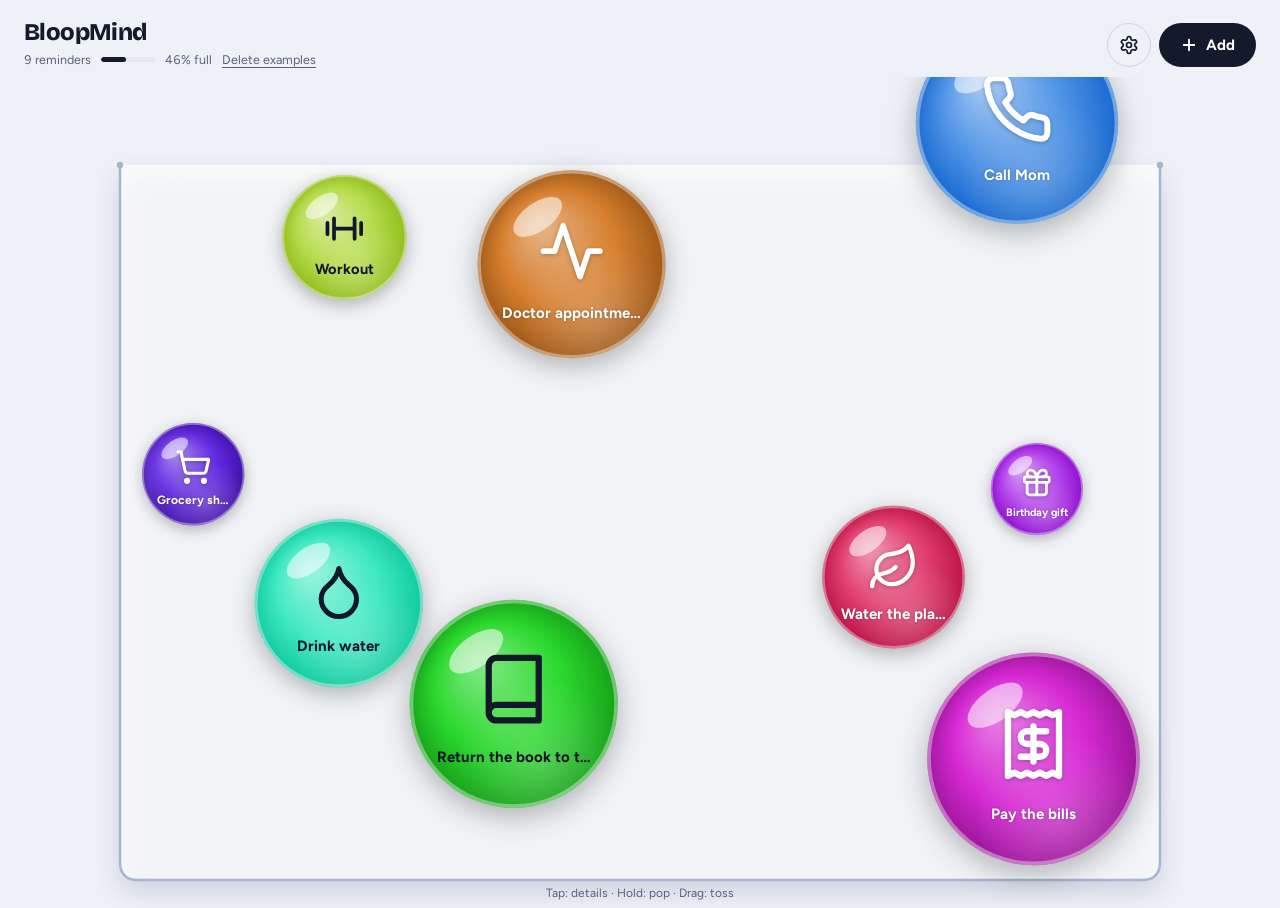
<file: index.html>
<!doctype html>
<html lang="en">
<head>
<meta charset="utf-8">
<meta name="viewport" content="width=device-width, initial-scale=1, viewport-fit=cover">
<title>BloopMind</title>
<meta name="description" content="BloopMind turns your reminders into physics-driven bubbles that grow as they age. Free and open source (GPL-3.0).">
<meta name="theme-color" content="#eef1f7" media="(prefers-color-scheme: light)">
<meta name="theme-color" content="#0d1120" media="(prefers-color-scheme: dark)">
<link rel="icon" type="image/svg+xml" href="assets/favicon.svg">
<link rel="preconnect" href="https://fonts.googleapis.com">
<link rel="preconnect" href="https://fonts.gstatic.com" crossorigin>
<link rel="stylesheet" href="https://fonts.googleapis.com/css2?family=Bricolage+Grotesque:opsz,wght@12..96,600;12..96,800&family=Figtree:wght@400;500;600;700&display=swap">
<link rel="stylesheet" href="css/style.css">
</head>
<body>

<div class="app">
  <header class="top">
    <div class="brand">
      <h1>BloopMind</h1>
      <div class="meta">
        <span id="count"></span>
        <span class="meter" id="meter" aria-hidden="true"><i></i></span>
        <span class="pct" id="pct"></span>
        <button class="linkbtn" id="clearEx" type="button" data-i18n="clearEx" hidden></button>
      </div>
    </div>
    <div class="actions">
      <button class="iconbtn" id="setBtn" type="button" data-i18n-aria="settings" data-i18n-title="settings">
        <svg viewBox="0 0 24 24" fill="none" stroke="currentColor" stroke-width="2" stroke-linecap="round" stroke-linejoin="round" aria-hidden="true"><path d="M12.22 2h-.44a2 2 0 0 0-2 2v.18a2 2 0 0 1-1 1.73l-.43.25a2 2 0 0 1-2 0l-.15-.08a2 2 0 0 0-2.73.73l-.22.38a2 2 0 0 0 .73 2.73l.15.1a2 2 0 0 1 1 1.72v.51a2 2 0 0 1-1 1.74l-.15.09a2 2 0 0 0-.73 2.73l.22.38a2 2 0 0 0 2.73.73l.15-.08a2 2 0 0 1 2 0l.43.25a2 2 0 0 1 1 1.73V20a2 2 0 0 0 2 2h.44a2 2 0 0 0 2-2v-.18a2 2 0 0 1 1-1.73l.43-.25a2 2 0 0 1 2 0l.15.08a2 2 0 0 0 2.73-.73l.22-.39a2 2 0 0 0-.73-2.73l-.15-.08a2 2 0 0 1-1-1.74v-.5a2 2 0 0 1 1-1.74l.15-.09a2 2 0 0 0 .73-2.73l-.22-.38a2 2 0 0 0-2.73-.73l-.15.08a2 2 0 0 1-2 0l-.43-.25a2 2 0 0 1-1-1.73V4a2 2 0 0 0-2-2z"/><circle cx="12" cy="12" r="3"/></svg>
      </button>
      <button class="btn primary" id="addBtn" type="button">
        <svg viewBox="0 0 24 24" fill="none" stroke="currentColor" stroke-width="2.4" stroke-linecap="round" aria-hidden="true"><path d="M12 5v14M5 12h14"/></svg>
        <span data-i18n="add"></span>
      </button>
    </div>
  </header>

  <nav class="boxbar" id="boxbar" role="tablist" data-i18n-aria="boxes" hidden></nav>

  <main class="stage" id="stage">
    <canvas id="cv" aria-hidden="true"></canvas>
    <div class="empty" id="empty" hidden><b data-i18n="empty.title"></b><span data-i18n="empty.text"></span></div>
    <div class="hint" data-i18n="hint"></div>
  </main>
</div>

<!-- Screen-reader list of reminders (the canvas itself is not accessible) -->
<ul class="sr" id="srList" data-i18n-aria="srlist"></ul>

<!-- Reminder sheet: create / edit -->
<div class="scrim" id="scrim" hidden>
  <form class="sheet" id="sheet" role="dialog" aria-modal="true" aria-labelledby="shTitle" novalidate>
    <div class="sh-head">
      <div class="sh-badge" id="shBadge"></div>
      <h2 id="shTitle"></h2>
      <button class="iconbtn" id="shClose" type="button" data-i18n-aria="close">
        <svg viewBox="0 0 24 24" fill="none" stroke="currentColor" stroke-width="2.2" stroke-linecap="round" aria-hidden="true"><path d="M6 6l12 12M18 6L6 18"/></svg>
      </button>
    </div>
    <div class="field">
      <label for="fTitle" data-i18n="f.title"></label>
      <input class="in" id="fTitle" maxlength="60" autocomplete="off" data-i18n-ph="f.title.ph">
      <div class="err" id="fErr" role="alert"></div>
    </div>
    <div class="field">
      <label for="fNote" data-i18n="f.note"></label>
      <textarea class="in" id="fNote" maxlength="400" data-i18n-ph="f.note.ph"></textarea>
    </div>
    <div class="field">
      <span class="lbl" id="icLbl" data-i18n="f.icon"></span>
      <div class="icons" id="icons" role="radiogroup" aria-labelledby="icLbl"></div>
    </div>
    <div class="field">
      <label for="fDate"><span data-i18n="f.date"></span> <span class="opt" data-i18n="f.optional"></span></label>
      <input class="in" id="fDate" type="date">
      <div class="info" id="dueInfo" hidden></div>
    </div>
    <div class="info" id="ageInfo" hidden></div>
    <div class="notice" id="fullNote" data-i18n="full.notice" hidden></div>
    <div class="foot">
      <button class="btn danger" id="shPop" type="button" data-i18n="pop" hidden></button>
      <div class="right">
        <button class="btn ghost" id="shCancel" type="button"></button>
        <button class="btn primary" id="shSave" type="submit"></button>
      </div>
    </div>
  </form>
</div>

<!-- Settings: sound, language, project details -->
<div class="scrim" id="setScrim" hidden>
  <div class="sheet settings" id="setSheet" role="dialog" aria-modal="true" aria-labelledby="setTitle">
    <div class="sh-head">
      <h2 id="setTitle" data-i18n="settings"></h2>
      <button class="iconbtn" id="setClose" type="button" data-i18n-aria="close">
        <svg viewBox="0 0 24 24" fill="none" stroke="currentColor" stroke-width="2.2" stroke-linecap="round" aria-hidden="true"><path d="M6 6l12 12M18 6L6 18"/></svg>
      </button>
    </div>

    <section class="set-sec">
      <h3 data-i18n="set.sound"></h3>
      <div class="row" id="sndRow">
        <div class="row-text">
          <span class="row-title" id="sndLbl" data-i18n="set.sound.label"></span>
          <span class="row-desc" id="sndDesc" data-i18n="set.sound.desc"></span>
        </div>
        <button class="switch" id="sndSwitch" type="button" role="switch" aria-checked="true" aria-labelledby="sndLbl" aria-describedby="sndDesc"><i></i></button>
      </div>
    </section>

    <section class="set-sec">
      <h3 data-i18n="set.lang"></h3>
      <div class="seg" id="langSeg" role="radiogroup" data-i18n-aria="set.lang.aria"></div>
    </section>

    <section class="set-sec about">
      <h3 data-i18n="set.about"></h3>
      <div class="about-head">
        <svg class="logo" viewBox="0 0 48 48" aria-hidden="true">
          <defs><radialGradient id="logoGrad" cx="35%" cy="30%" r="80%"><stop offset="0" stop-color="#a9bfff"/><stop offset=".55" stop-color="#3d6bff"/><stop offset="1" stop-color="#1f3fb8"/></radialGradient></defs>
          <circle cx="24" cy="24" r="22" fill="url(#logoGrad)"/>
          <ellipse cx="17" cy="14" rx="7" ry="3.6" transform="rotate(-35 17 14)" fill="#fff" opacity=".6"/>
        </svg>
        <div><b>BloopMind</b><span>v<span id="appVer"></span></span></div>
      </div>
      <p data-i18n="about.desc"></p>
      <dl class="facts">
        <div><dt data-i18n="about.author"></dt><dd>Hasan Berat Kaylan</dd></div>
        <div><dt data-i18n="about.license"></dt><dd><a href="https://www.gnu.org/licenses/gpl-3.0.html" target="_blank" rel="noopener noreferrer">GPL-3.0</a></dd></div>
        <div><dt data-i18n="about.source"></dt><dd><a href="https://github.com/hasanbkaylan/bloopmind" target="_blank" rel="noopener noreferrer">github.com/hasanbkaylan/bloopmind</a></dd></div>
      </dl>
      <p class="fine" data-i18n="about.notice"></p>
      <p class="fine" data-i18n="about.data"></p>
    </section>
  </div>
</div>

<div class="toast" id="toast" role="status" aria-live="polite" hidden></div>

<script src="js/physics.js"></script>
<script src="js/icons.js"></script>
<script src="js/i18n.js"></script>
<script src="js/locales/tr.js"></script>
<script src="js/locales/en.js"></script>
<script src="js/locales/de.js"></script>
<script src="js/sound.js"></script>
<script src="js/app.js"></script>
</body>
</html>
</file>
<file: css/style.css>
/*
 * BloopMind - reminders that live as bubbles
 * Copyright (C) 2026 Hasan Berat Kaylan
 * SPDX-License-Identifier: GPL-3.0-or-later
 */

/* ---- Reset / page ---- */
:root { box-sizing: border-box; padding-top: env(safe-area-inset-top, 0px); padding-bottom: env(safe-area-inset-bottom, 0px); }
html { scroll-padding-top: env(safe-area-inset-top, 0px); }
[hidden] { display: none !important; }
img { max-width: 100%; }

/* Layout: header bar on top, a full-height stage below it; inside the stage sits a slightly smaller, open-topped glass box. */
:root {
  --bg: #eef1f7;
  --surface: #ffffff;
  --ink: #131a2c;
  --muted: #59627a;
  --line: #cdd4e3;
  --box-fill: rgba(255, 255, 255, 0.72);
  --box-line: #a9b4cd;
  --box-shadow: rgba(30, 45, 90, 0.22);
  --ring: #3d6bff;
  --danger: #c42a3c;
  --warn: #a8530a;
  --btn-bg: #131a2c;
  --btn-fg: #ffffff;
  --scrim: rgba(14, 20, 36, 0.42);
  --soft: #e3e8f2;
  --disp: 'Bricolage Grotesque', 'Figtree', system-ui, sans-serif;
  --body: 'Figtree', system-ui, -apple-system, 'Segoe UI', Roboto, sans-serif;
}
@media (prefers-color-scheme: dark) {
  :root:not([data-theme="light"]) {
    --bg: #0d1120;
    --surface: #171e33;
    --ink: #edf0fa;
    --muted: #97a1bb;
    --line: #2b3556;
    --box-fill: rgba(255, 255, 255, 0.035);
    --box-line: rgba(167, 184, 232, 0.4);
    --box-shadow: rgba(0, 0, 0, 0.5);
    --ring: #7d9bff;
    --danger: #ff7a87;
    --warn: #f0a24a;
    --btn-bg: #edf0fa;
    --btn-fg: #0d1120;
    --scrim: rgba(3, 6, 14, 0.62);
    --soft: #222b47;
    color-scheme: dark;
  }
}
:root[data-theme="dark"] {
  --bg: #0d1120;
  --surface: #171e33;
  --ink: #edf0fa;
  --muted: #97a1bb;
  --line: #2b3556;
  --box-fill: rgba(255, 255, 255, 0.035);
  --box-line: rgba(167, 184, 232, 0.4);
  --box-shadow: rgba(0, 0, 0, 0.5);
  --ring: #7d9bff;
  --danger: #ff7a87;
  --warn: #f0a24a;
  --btn-bg: #edf0fa;
  --btn-fg: #0d1120;
  --scrim: rgba(3, 6, 14, 0.62);
  --soft: #222b47;
  color-scheme: dark;
}

html, body { height: 100%; }
body {
  background: var(--bg);
  color: var(--ink);
  font-family: var(--body);
  font-size: 15px;
  line-height: 1.4;
  overflow: hidden;
  overscroll-behavior: none;
  -webkit-tap-highlight-color: transparent;
}
*, *::before, *::after { box-sizing: border-box; }
button, input, textarea { font: inherit; color: inherit; }
button { cursor: pointer; }
:focus-visible { outline: 2px solid var(--ring); outline-offset: 2px; }

.app { height: 100%; display: flex; flex-direction: column; }

/* ---- Header ---- */
.top {
  display: flex; align-items: center; justify-content: space-between; gap: 12px;
  padding: 12px 16px 6px;
  flex: none;
}
.brand { min-width: 0; }
.brand h1 {
  margin: 0; font-family: var(--disp); font-weight: 800; font-size: 24px; line-height: 1.05;
  letter-spacing: -0.025em;
}
.meta {
  display: flex; align-items: center; flex-wrap: wrap; gap: 4px 10px;
  margin-top: 4px; font-size: 12.5px; color: var(--muted); font-variant-numeric: tabular-nums;
}
.meter { width: 54px; height: 5px; border-radius: 3px; background: var(--soft); overflow: hidden; flex: none; }
.meter i { display: block; height: 100%; width: 0; border-radius: 3px; background: var(--ink); transition: width .5s ease, background-color .3s; }
.meter.full i { background: var(--warn); }
.pct.full { color: var(--warn); font-weight: 700; }
.linkbtn {
  background: none; border: 0; padding: 2px 0; color: var(--muted); font-size: 12.5px;
  text-decoration: underline; text-underline-offset: 3px;
}
.linkbtn:hover { color: var(--ink); }
.actions { display: flex; align-items: center; gap: 8px; flex: none; }
.iconbtn {
  width: 44px; height: 44px; display: grid; place-items: center; border-radius: 50%;
  background: transparent; border: 1px solid var(--line); color: var(--ink);
}
.iconbtn:hover { background: var(--soft); }
.iconbtn svg { width: 20px; height: 20px; }
.btn {
  min-height: 44px; padding: 0 20px; border-radius: 999px; border: 1px solid transparent;
  font-weight: 700; display: inline-flex; align-items: center; justify-content: center; gap: 8px;
}
.btn.primary { background: var(--btn-bg); color: var(--btn-fg); }
.btn.primary:hover { filter: brightness(1.12); }
.btn.ghost { background: transparent; border-color: var(--line); }
.btn.ghost:hover { background: var(--soft); }
.btn.danger { background: transparent; color: var(--danger); border-color: color-mix(in srgb, var(--danger) 45%, transparent); }
.btn.danger:hover { background: color-mix(in srgb, var(--danger) 10%, transparent); }
.btn svg { width: 18px; height: 18px; }

/* ---- Box tabs (only shown when needed) ---- */
.boxbar {
  flex: none; display: flex; gap: 8px; padding: 6px 16px 2px; overflow-x: auto; scrollbar-width: none;
}
.boxbar::-webkit-scrollbar { display: none; }
.tab {
  flex: none; min-height: 36px; padding: 0 14px; border-radius: 999px; border: 1px solid var(--line);
  background: transparent; display: inline-flex; align-items: center; gap: 8px; font-weight: 600; font-size: 13.5px;
  font-variant-numeric: tabular-nums;
}
.tab[aria-selected="true"] { background: var(--btn-bg); color: var(--btn-fg); border-color: transparent; }
.tab .n { font-weight: 500; opacity: .7; }
.tab.new { border-style: dashed; color: var(--warn); border-color: color-mix(in srgb, var(--warn) 60%, transparent); }
.tab.new:hover { background: color-mix(in srgb, var(--warn) 10%, transparent); }

/* ---- Stage ---- */
.stage { position: relative; flex: 1; min-height: 0; user-select: none; -webkit-user-select: none; -webkit-touch-callout: none; }
#cv { position: absolute; inset: 0; width: 100%; height: 100%; touch-action: none; display: block; }
.hint {
  position: absolute; left: 0; right: 0; bottom: 6px; padding: 0 16px; text-align: center;
  font-size: 12px; color: var(--muted); pointer-events: none;
}
.empty {
  position: absolute; left: 50%; top: 58%; transform: translate(-50%, -50%); text-align: center;
  width: min(280px, calc(100% - 64px)); pointer-events: none;
}
.empty b { display: block; font-family: var(--disp); font-size: 20px; letter-spacing: -0.01em; margin-bottom: 4px; }
.empty span { color: var(--muted); font-size: 14px; }

/* ---- Bottom sheet / dialog ---- */
.scrim {
  position: fixed; inset: 0; z-index: 30; background: var(--scrim);
  display: flex; align-items: flex-end; justify-content: center;
  animation: fade .2s ease;
}
.sheet {
  width: min(100%, 520px); max-height: min(94%, 780px); overflow: auto;
  background: var(--surface); border-radius: 24px 24px 0 0;
  padding: 18px 18px calc(18px + env(safe-area-inset-bottom, 0px));
  box-shadow: 0 -10px 40px rgba(0, 0, 0, 0.25);
  animation: rise .32s cubic-bezier(.2, .9, .3, 1.08);
}
@media (min-width: 720px) {
  .scrim { align-items: center; }
  .sheet { border-radius: 24px; padding-bottom: 18px; }
}
@keyframes fade { from { opacity: 0; } }
@keyframes rise { from { transform: translateY(40px); opacity: 0; } }
.sh-head { display: flex; align-items: center; gap: 12px; margin-bottom: 14px; }
.sh-badge { width: 48px; height: 48px; border-radius: 50%; display: grid; place-items: center; flex: none; box-shadow: inset 0 -6px 12px rgba(0, 0, 0, 0.16), inset 0 5px 8px rgba(255, 255, 255, 0.35); }
.sh-badge svg { width: 24px; height: 24px; }
.sh-head h2 { margin: 0; font-family: var(--disp); font-size: 21px; letter-spacing: -0.015em; flex: 1; min-width: 0; }
.field { display: flex; flex-direction: column; gap: 6px; margin-bottom: 14px; min-width: 0; }
.field > label, .field > .lbl { font-size: 12.5px; font-weight: 700; color: var(--muted); letter-spacing: 0.04em; text-transform: uppercase; }
.field .opt { text-transform: none; letter-spacing: 0; font-weight: 500; }
.in {
  width: 100%; border: 1px solid var(--line); background: var(--bg); border-radius: 12px; padding: 11px 12px; min-height: 46px;
}
textarea.in { resize: vertical; min-height: 78px; max-height: 200px; }
.in:focus { border-color: var(--ring); outline: none; box-shadow: 0 0 0 3px color-mix(in srgb, var(--ring) 28%, transparent); }
.err { color: var(--danger); font-size: 13px; min-height: 0; }
.icons { display: grid; grid-template-columns: repeat(auto-fill, minmax(46px, 1fr)); gap: 6px; }
.ic {
  height: 46px; border-radius: 12px; border: 1px solid var(--line); background: transparent; display: grid; place-items: center; padding: 0;
}
.ic svg { width: 22px; height: 22px; }
.ic:hover { background: var(--soft); }
.ic[aria-checked="true"] { background: var(--sel, var(--ink)); color: var(--sel-fg, #fff); border-color: transparent; box-shadow: 0 0 0 2px var(--surface), 0 0 0 4px var(--sel, var(--ink)); }
.info { font-size: 13px; color: var(--muted); display: flex; flex-direction: column; gap: 2px; margin: 2px 0 14px; }
.notice { background: color-mix(in srgb, var(--warn) 12%, transparent); color: var(--warn); border-radius: 12px; padding: 10px 12px; font-size: 13.5px; font-weight: 600; margin-bottom: 14px; }
.foot { display: flex; gap: 10px; justify-content: space-between; flex-wrap: wrap; }
.foot .right { display: flex; gap: 10px; margin-left: auto; flex-wrap: wrap; justify-content: flex-end; }

/* ---- Toast ---- */
.toast {
  position: fixed; left: 50%; top: calc(14px + env(safe-area-inset-top, 0px)); transform: translateX(-50%); z-index: 40;
  max-width: calc(100% - 32px); display: flex; align-items: center; gap: 14px;
  background: var(--btn-bg); color: var(--btn-fg); border-radius: 14px; padding: 10px 10px 10px 16px;
  box-shadow: 0 14px 34px rgba(0, 0, 0, 0.3); font-weight: 600; font-size: 14px;
  animation: toast-in .25s ease;
}
@keyframes toast-in { from { transform: translateX(-50%) translateY(-24px); opacity: 0; } }
.toast span { min-width: 0; overflow: hidden; text-overflow: ellipsis; white-space: nowrap; }
.toast button { background: transparent; border: 1px solid color-mix(in srgb, var(--btn-fg) 40%, transparent); color: var(--btn-fg); border-radius: 10px; min-height: 34px; padding: 0 12px; font-weight: 700; flex: none; }

.sr { position: absolute; width: 1px; height: 1px; margin: -1px; padding: 0; overflow: hidden; clip: rect(0 0 0 0); white-space: nowrap; border: 0; }

@media (max-width: 420px) {
  .brand h1 { font-size: 21px; }
  .btn { padding: 0 16px; }
}
@media (prefers-reduced-motion: reduce) {
  *, *::before, *::after { animation-duration: .01ms !important; transition-duration: .01ms !important; }
}

/* ---- Settings ---- */
.sheet.settings { width: min(100%, 480px); }
.set-sec { padding: 16px 0; border-top: 1px solid var(--line); }
.set-sec:first-of-type { border-top: 0; padding-top: 4px; }
.set-sec:last-child { padding-bottom: 4px; }
.set-sec > h3 { margin: 0 0 10px; font-family: var(--disp); font-size: 17px; letter-spacing: -0.01em; }
.row { display: flex; align-items: center; justify-content: space-between; gap: 16px; min-height: 56px; cursor: pointer; }
.row-text { display: flex; flex-direction: column; gap: 2px; min-width: 0; }
.row-title { font-weight: 600; }
.row-desc { font-size: 13px; color: var(--muted); }
.switch {
  flex: none; position: relative; width: 56px; height: 34px; padding: 0; border-radius: 999px;
  border: 1px solid var(--line); background: var(--soft); transition: background-color .2s, border-color .2s;
}
.switch i {
  position: absolute; top: 3px; left: 3px; width: 26px; height: 26px; border-radius: 50%;
  background: var(--surface); box-shadow: 0 1px 3px rgba(0, 0, 0, 0.35); transition: transform .2s ease, background-color .2s;
}
.switch[aria-checked="true"] { background: var(--btn-bg); border-color: transparent; }
.switch[aria-checked="true"] i { transform: translateX(22px); background: var(--btn-fg); }
.seg { display: grid; grid-template-columns: repeat(3, 1fr); gap: 6px; }
.seg button { min-height: 46px; padding: 0 8px; border-radius: 12px; border: 1px solid var(--line); background: transparent; font-weight: 600; }
.seg button:hover { background: var(--soft); }
.seg button[aria-checked="true"] { background: var(--btn-bg); color: var(--btn-fg); border-color: transparent; }
.about-head { display: flex; align-items: center; gap: 12px; margin-bottom: 8px; }
.about-head .logo { width: 44px; height: 44px; flex: none; }
.about-head b { display: block; font-family: var(--disp); font-size: 20px; font-weight: 800; letter-spacing: -0.02em; line-height: 1.1; }
.about-head span { font-size: 13px; color: var(--muted); font-variant-numeric: tabular-nums; }
.about p { margin: 0 0 12px; color: var(--muted); font-size: 14px; }
.facts { margin: 0 0 12px; display: grid; gap: 2px; }
.facts > div { display: grid; grid-template-columns: 112px 1fr; gap: 12px; padding: 7px 0; border-bottom: 1px solid var(--line); font-size: 14px; }
.facts dt { color: var(--muted); }
.facts dd { margin: 0; min-width: 0; overflow-wrap: anywhere; font-weight: 600; }
.facts a { color: var(--ink); text-underline-offset: 3px; }
.facts a:hover { color: var(--ring); }
.about .fine { font-size: 12.5px; margin: 0 0 6px; }
@media (max-width: 420px) { .facts > div { grid-template-columns: 92px 1fr; } }


/* ---- No text / image selection (except editable fields) ---- */
body { -webkit-user-select: none; user-select: none; -webkit-touch-callout: none; }
img, svg, canvas, a { -webkit-user-drag: none; user-drag: none; }
input, textarea { -webkit-user-select: text; user-select: text; }
</file>
